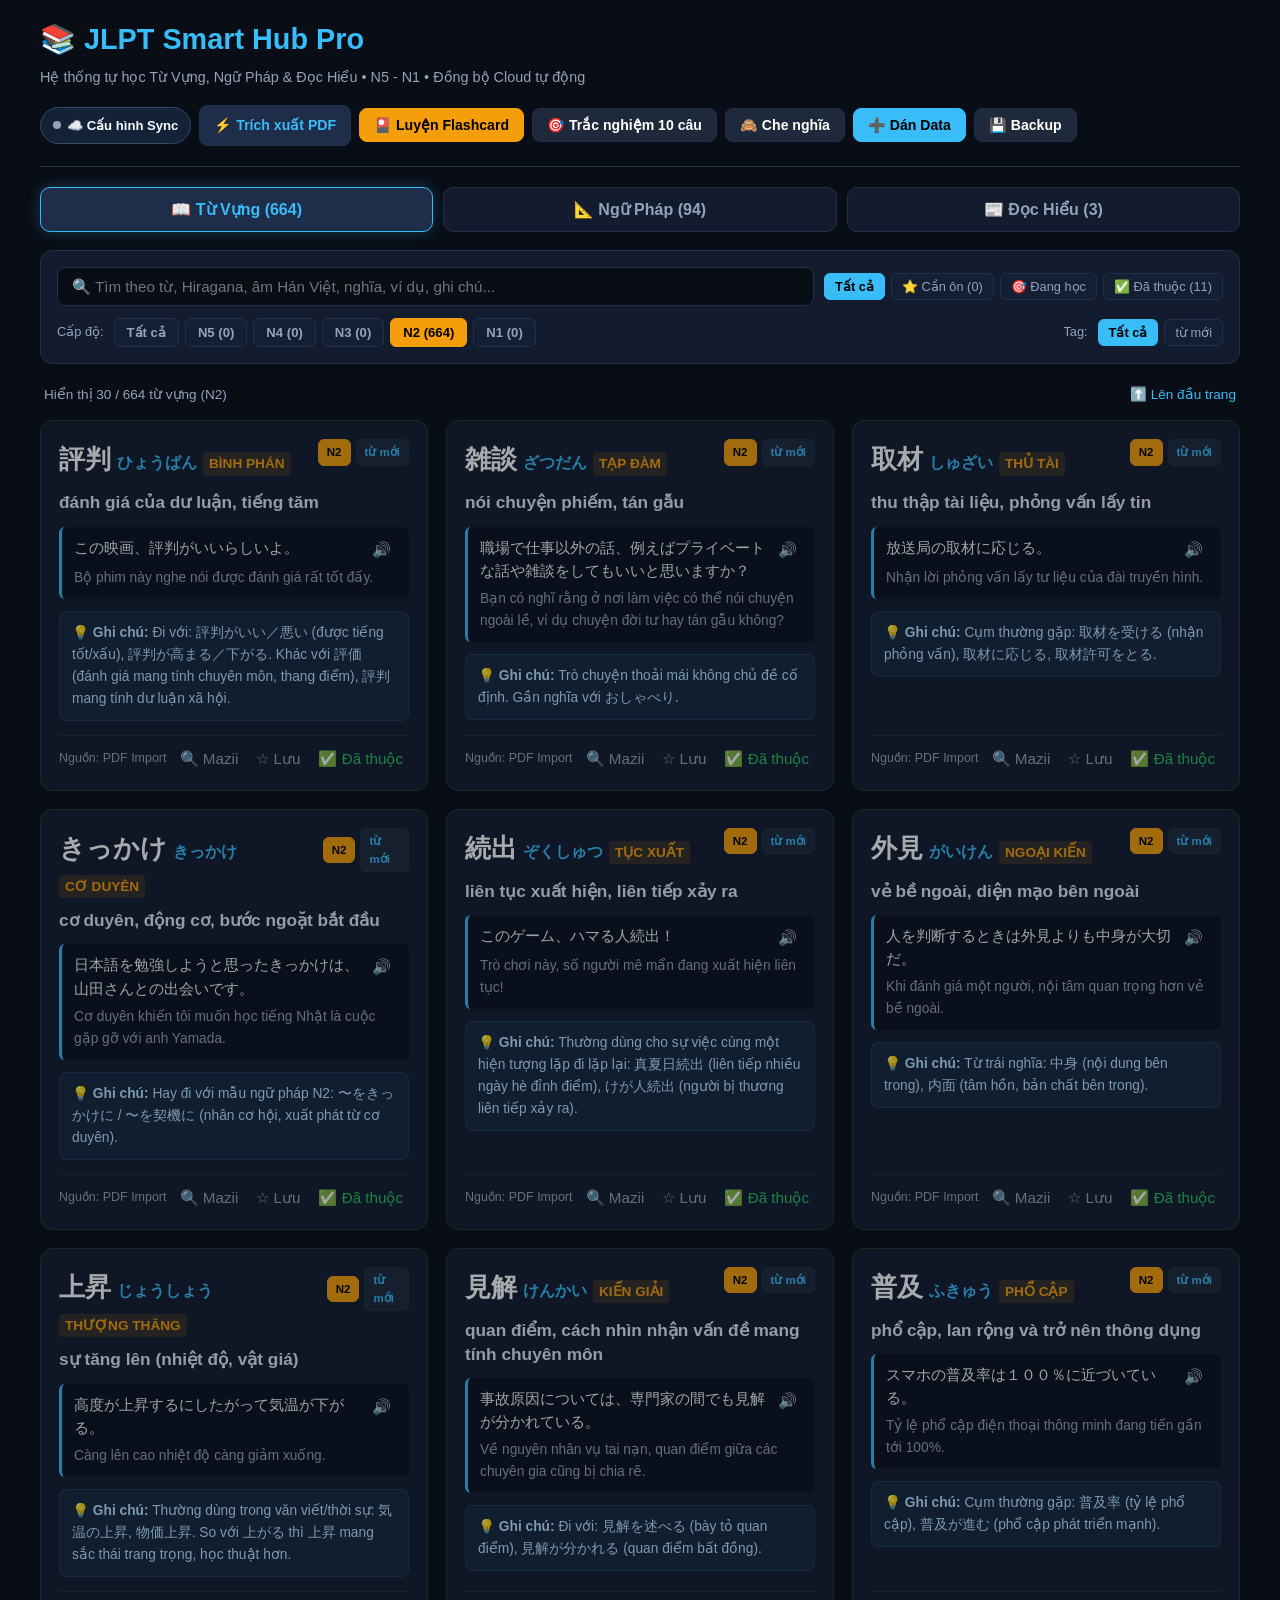
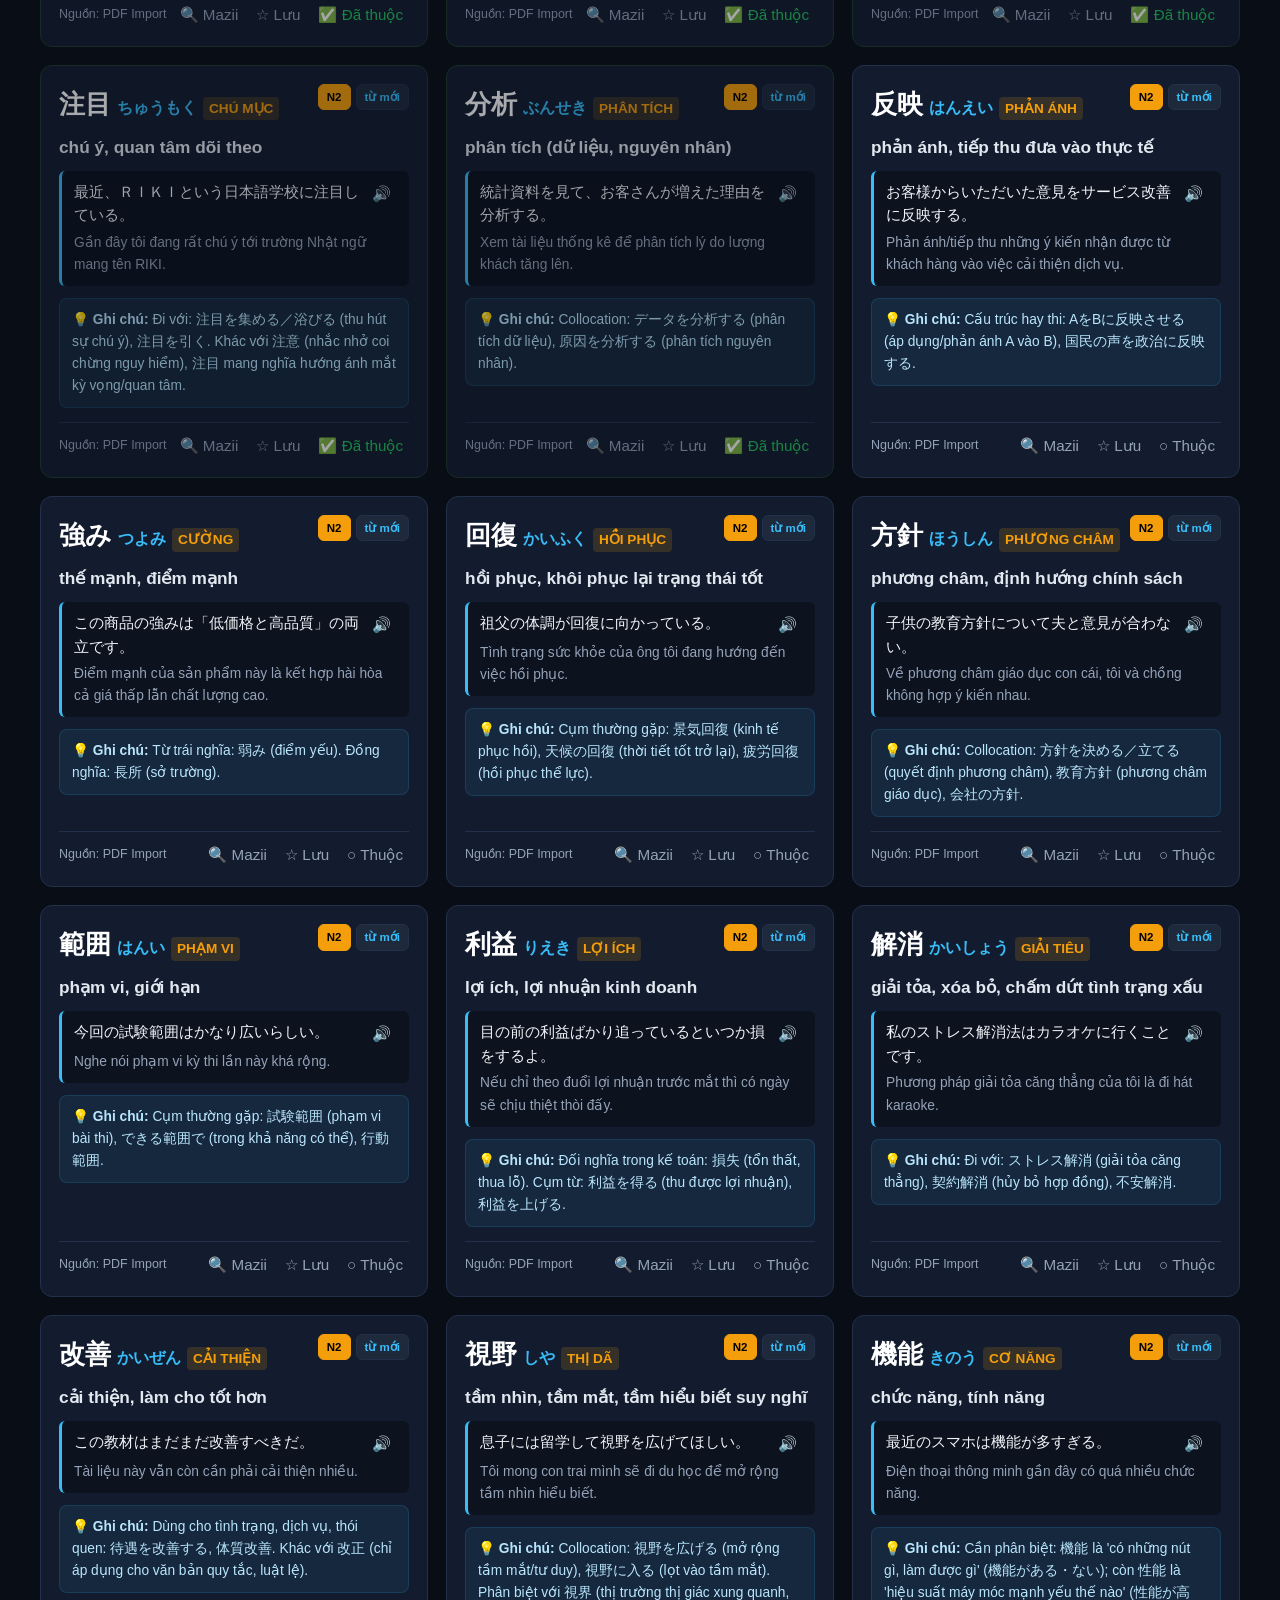
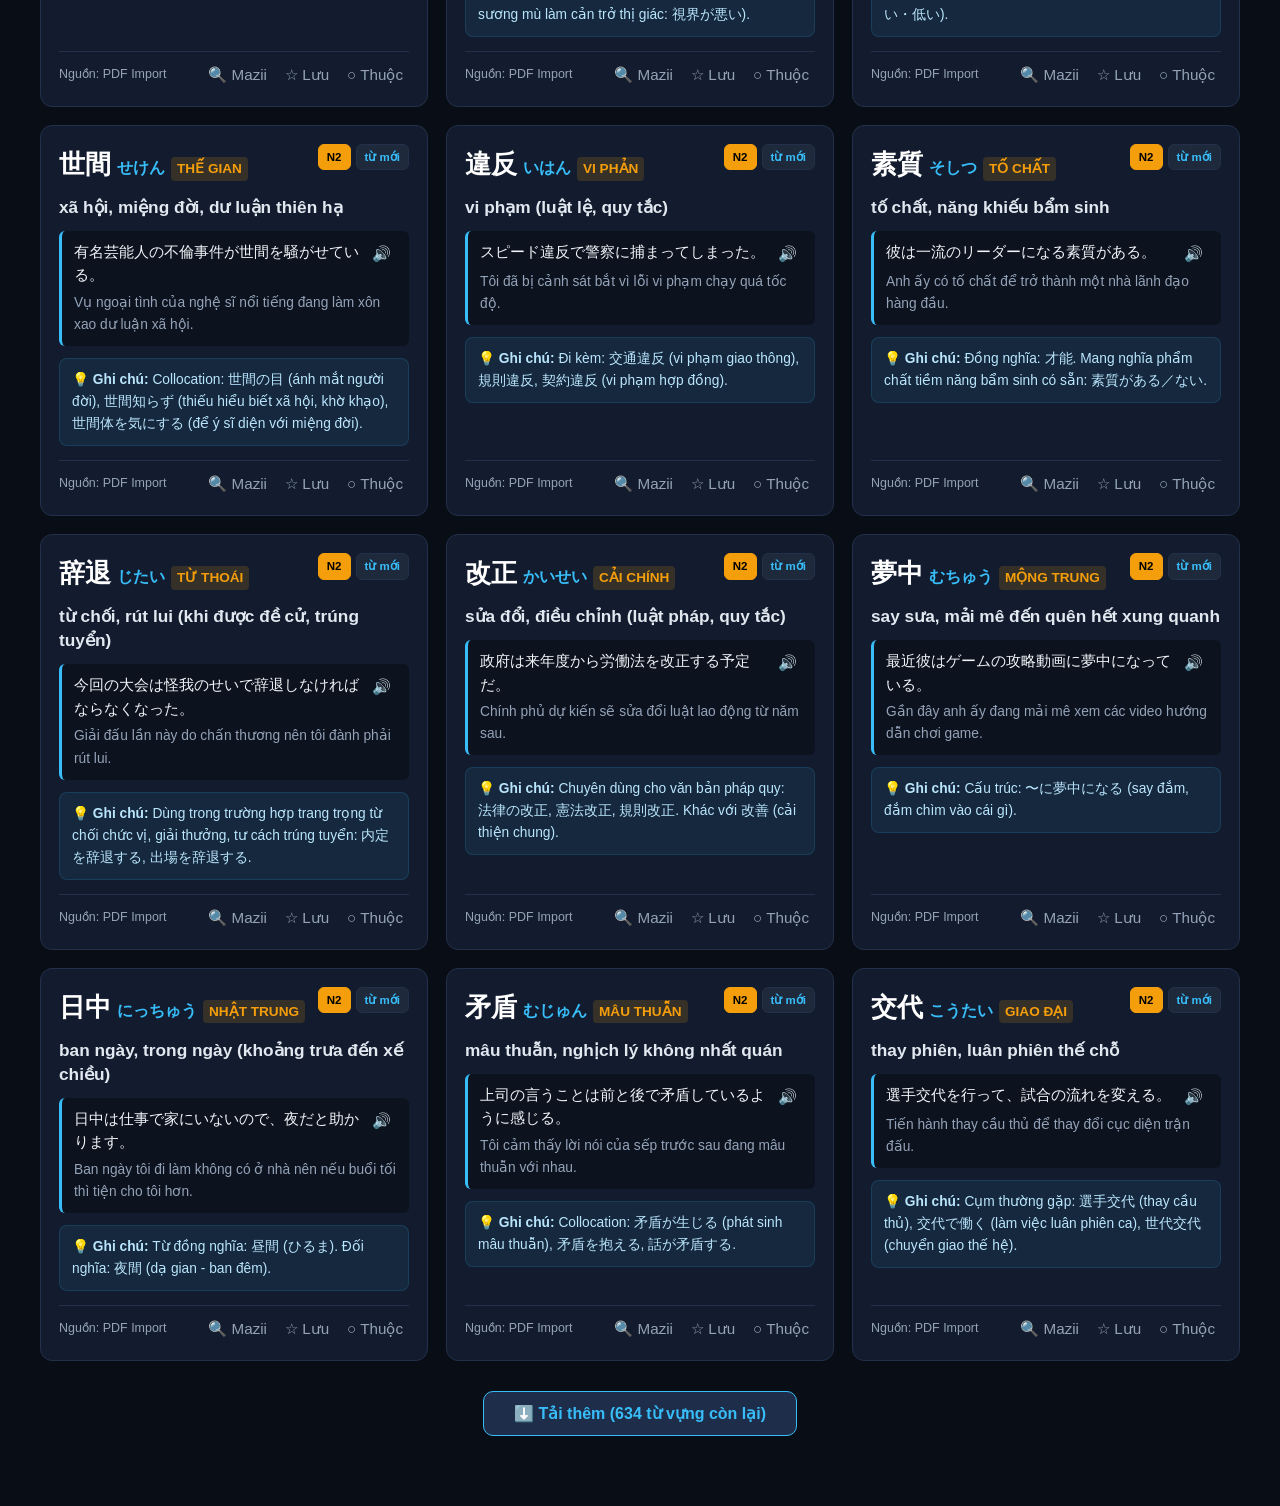
<file: index.html>
<!DOCTYPE html>
<html lang="vi">
<head>
    <meta charset="UTF-8">
    <meta name="viewport" content="width=device-width, initial-scale=1.0, maximum-scale=1.0, user-scalable=no, viewport-fit=cover">
    <title>JLPT Smart Hub Pro - Học Từ Vựng, Ngữ Pháp & Đọc Hiểu Siêu Tốc</title>

    <!-- PWA & Mobile Meta Tags -->
    <meta name="theme-color" content="#090d16">
    <meta name="apple-mobile-web-app-capable" content="yes">
    <meta name="apple-mobile-web-app-status-bar-style" content="black-translucent">
    <meta name="apple-mobile-web-app-title" content="JLPT Hub">
    <meta name="mobile-web-app-capable" content="yes">
    <meta name="description" content="Hệ thống tự học Từ Vựng, Ngữ Pháp & Đọc Hiểu JLPT N5 - N1 đồng bộ đám mây tự động qua GitHub">

    <!-- App Icons & Manifest -->
    <link rel="manifest" href="manifest.json">
    <link rel="apple-touch-icon" href="assets/icons/apple-touch-icon.png">
    <link rel="icon" type="image/svg+xml" href="assets/icons/favicon.svg">
    <link rel="icon" type="image/png" sizes="192x192" href="assets/icons/icon-192.png">

    <!-- Stylesheet -->
    <link rel="stylesheet" href="assets/css/style.css">
</head>
<body>

<div class="container">
    <header>
        <div class="header-title">
            <h1>📚 JLPT Smart Hub Pro</h1>
            <p>Hệ thống tự học Từ Vựng, Ngữ Pháp & Đọc Hiểu • N5 - N1 • Đồng bộ Cloud tự động</p>
        </div>
        <div class="header-actions">
            <!-- Nút trạng thái Đồng bộ GitHub Cloud -->
            <div class="sync-pill" id="syncStatusPill" onclick="openSyncModal()" title="Cấu hình & Đồng bộ dữ liệu qua GitHub">
                <span class="sync-dot"></span>
                <span id="syncStatusText">☁️ Cloud Sync</span>
            </div>

            <!-- Nút Cài đặt App PWA -->
            <button class="btn btn-install" id="installAppBtn" onclick="installAppPrompt()" style="display: none;" title="Cài đặt ứng dụng về máy">
                📲 Cài App
            </button>

            <!-- Nút Tiện ích trên Mobile -->
            <button class="btn mobile-only" onclick="openUtilsModal()" title="Mở danh mục tiện ích">
                ⚙️ Tiện ích
            </button>

            <!-- Thanh công cụ đầy đủ trên Desktop -->
            <div class="header-actions desktop-only">
                <a href="tools/pdf-converter.html" target="_blank" class="btn" style="background:#1e2d4a; color:var(--accent);" title="Mở công cụ trích xuất PDF tự động">⚡ Trích xuất PDF</a>
                <button class="btn btn-amber" onclick="openFlashcardModal()">🎴 Luyện Flashcard</button>
                <button class="btn" onclick="openQuizModal()">🎯 Trắc nghiệm 10 câu</button>
                <button class="btn" id="flashcardBtn" onclick="toggleBlur()">🙈 Che nghĩa</button>
                <button class="btn btn-primary" onclick="openModal()">➕ Dán Data</button>
                <button class="btn" onclick="exportDataBackup()" title="Xuất dữ liệu dự phòng">💾 Backup</button>
            </div>
        </div>
    </header>

    <!-- 3 Tab Chính -->
    <div class="main-tabs">
        <button class="tab-btn active" onclick="switchTab('vocab', this)">📖 Từ Vựng (<span id="count-vocab">0</span>)</button>
        <button class="tab-btn" onclick="switchTab('grammar', this)">📐 Ngữ Pháp (<span id="count-grammar">0</span>)</button>
        <button class="tab-btn" onclick="switchTab('reading', this)">📰 Đọc Hiểu (<span id="count-reading">0</span>)</button>
    </div>

    <!-- Thanh Công Cụ Lọc & Tìm Kiếm -->
    <div class="toolbar">
        <div class="toolbar-top">
            <input type="text" id="searchInput" class="search-box" placeholder="🔍 Tìm theo từ, Hiragana, âm Hán Việt, nghĩa, ví dụ, ghi chú..." oninput="handleSearchInput()">
            <div class="filter-group">
                <button class="filter-tag active" onclick="setStatusFilter('ALL', this)">Tất cả</button>
                <button class="filter-tag" onclick="setStatusFilter('STARRED', this)">⭐ Cần ôn (<span id="count-starred">0</span>)</button>
                <button class="filter-tag" onclick="setStatusFilter('LEARNING', this)">🎯 Đang học</button>
                <button class="filter-tag" onclick="setStatusFilter('MASTERED', this)">✅ Đã thuộc (<span id="count-mastered">0</span>)</button>
            </div>
        </div>
        <div class="toolbar-bottom">
            <div class="level-group">
                <span style="font-size:0.8rem; color:var(--text-muted); margin-right:4px;">Cấp độ:</span>
                <button class="level-btn" onclick="setLevel('ALL', this)">Tất cả</button>
                <button class="level-btn" onclick="setLevel('N5', this)">N5 (<span id="lvl-cnt-N5">0</span>)</button>
                <button class="level-btn" onclick="setLevel('N4', this)">N4 (<span id="lvl-cnt-N4">0</span>)</button>
                <button class="level-btn" onclick="setLevel('N3', this)">N3 (<span id="lvl-cnt-N3">0</span>)</button>
                <button class="level-btn active" onclick="setLevel('N2', this)">N2 (<span id="lvl-cnt-N2">0</span>)</button>
                <button class="level-btn" onclick="setLevel('N1', this)">N1 (<span id="lvl-cnt-N1">0</span>)</button>
            </div>
            <div class="filter-group" id="tagFilterContainer" style="display:flex;"></div>
        </div>
    </div>

    <!-- Dòng hiển thị trạng thái số lượng -->
    <div class="status-bar">
        <span id="displayCountInfo">Đang tải dữ liệu...</span>
        <span style="color: var(--accent); cursor: pointer;" onclick="scrollToTop()">⬆️ Lên đầu trang</span>
    </div>

    <!-- Khu vực hiển thị nội dung -->
    <div id="contentArea"></div>

    <!-- Nút xem thêm khi có nhiều dữ liệu -->
    <div class="load-more-container" id="loadMoreArea" style="display: none;">
        <button class="load-more-btn" onclick="loadMore()">⬇️ Tải thêm (<span id="remainingCount"></span> còn lại)</button>
    </div>
</div>

<!-- Modal Cấu Hình & Đồng Bộ Đám Mây GitHub -->
<div class="modal" id="syncModal">
    <div class="modal-content" style="max-width: 520px;">
        <div style="display: flex; justify-content: space-between; align-items: center; margin-bottom: 8px;">
            <h3 style="color: var(--accent);">☁️ Đồng Bộ Đám Mây Qua GitHub</h3>
            <button class="icon-btn" onclick="closeSyncModal()" style="font-size: 1.25rem;">✕</button>
        </div>
        <p style="font-size: 0.84rem; color: var(--text-muted); margin-bottom: 12px;">
            Tự động đồng bộ 2 chiều từ vựng mới, dấu sao ⭐ và từ đã thuộc ✅ giữa Máy tính và Điện thoại.
        </p>

        <div id="syncModalStatusText" class="note-box" style="margin-bottom: 14px; line-height: 1.6;"></div>

        <!-- Nút thao tác nhanh Pull / Push -->
        <div style="display: flex; gap: 10px; margin-bottom: 16px;">
            <button class="btn" style="flex: 1; justify-content: center;" onclick="GitHubSync.pull(false)">
                ⬇️ Tải từ Cloud về máy
            </button>
            <button class="btn btn-amber" style="flex: 1; justify-content: center;" onclick="GitHubSync.push(false)">
                ⬆️ Đẩy từ máy lên Cloud
            </button>
        </div>

        <div style="border-top: 1px solid var(--border); padding-top: 14px;">
            <div style="display: grid; grid-template-columns: 1fr 1fr; gap: 10px;">
                <div class="form-group">
                    <label class="form-label">GitHub Username</label>
                    <input type="text" id="ghOwnerInput" class="form-input" placeholder="VD: Huy-21522145">
                </div>
                <div class="form-group">
                    <label class="form-label">Tên Repository</label>
                    <input type="text" id="ghRepoInput" class="form-input" placeholder="VD: JLPT-Hub">
                </div>
            </div>
            <div class="form-group">
                <label class="form-label">Nhánh (Branch)</label>
                <input type="text" id="ghBranchInput" class="form-input" placeholder="main" value="main">
            </div>
            <div class="form-group">
                <label class="form-label">
                    Personal Access Token (Quyền <code>repo</code> hoặc <code>contents: write</code>)
                </label>
                <input type="password" id="ghTokenInput" class="form-input" placeholder="ghp_xxxxxxxxxxxxxxxxxxxx">
                <div style="font-size: 0.76rem; color: var(--text-muted); margin-top: 4px;">
                    🔒 Token chỉ lưu duy nhất trong bộ nhớ trình duyệt trên thiết bị của bạn để gọi thẳng tới GitHub API.
                    <a href="https://github.com/settings/tokens/new?scopes=repo&description=JLPT-Hub-Sync" target="_blank" style="color: var(--accent);">Lấy Token nhanh tại đây ↗</a>
                </div>
            </div>
        </div>

        <div style="display: flex; justify-content: flex-end; gap: 10px; margin-top: 14px;">
            <button class="btn" onclick="closeSyncModal()">Đóng</button>
            <button class="btn btn-success" onclick="saveSyncSettings()">💾 Lưu & Đồng bộ ngay</button>
        </div>
    </div>
</div>

<!-- Modal Nhập Nhanh JSON -->
<div class="modal" id="importModal">
    <div class="modal-content">
        <h3>➕ Dán dữ liệu JSON từ Agent</h3>
        <p style="font-size: 0.85rem; color: var(--text-muted); margin-top: 6px;">
            Dán khối JSON do JLPT Data Agent hoặc PDF Converter tạo ra vào đây. Dữ liệu sẽ nạp ngay lập tức và tự động đồng bộ lên GitHub.
        </p>
        <textarea id="jsonInput" placeholder='{ "vocab": [...], "grammar": [...], "reading": [...] }'></textarea>
        <div style="display: flex; justify-content: space-between; align-items: center; margin-top: 10px; flex-wrap: wrap; gap: 10px;">
            <span style="font-size: 0.8rem; color: var(--text-muted);">Mẹo: Tự động đồng bộ sang điện thoại qua <code>data/cloud_sync.json</code></span>
            <div style="display: flex; gap: 10px;">
                <button class="btn" onclick="closeModal()">Đóng</button>
                <button class="btn btn-success" onclick="importJSON()">Lưu & Đồng bộ ngay</button>
            </div>
        </div>
    </div>
</div>

<!-- Modal Luyện Flashcard -->
<div class="modal" id="flashcardModal">
    <div class="modal-content" style="max-width: 550px;">
        <div style="display: flex; justify-content: space-between; align-items: center;">
            <h3 style="color: var(--accent);">🎴 Luyện tập Flashcard</h3>
            <button class="icon-btn" onclick="closeFlashcardModal()" style="font-size: 1.2rem;">✕</button>
        </div>
        <p style="font-size: 0.82rem; color: var(--text-muted); margin: 4px 0 10px;">
            Chạm để lật thẻ • Vuốt trái/phải (hoặc phím mũi tên) để chuyển thẻ
        </p>

        <div class="fc-box" onclick="flipCurrentCard()">
            <div class="fc-inner" id="fcInner">
                <div class="fc-front">
                    <span class="badge level" id="fcLevel" style="margin-bottom: 15px;">N2</span>
                    <div class="fc-word" id="fcWord">--</div>
                    <div class="fc-hanviet" id="fcHanviet">--</div>
                    <div style="margin-top: 20px; font-size: 0.85rem; color: var(--text-muted);">👉 Chạm để xem cách đọc & nghĩa</div>
                </div>
                <div class="fc-back">
                    <div style="display: flex; align-items: center; gap: 8px; margin-bottom: 8px;">
                        <span class="fc-reading" id="fcReading">--</span>
                        <button class="icon-btn" onclick="speakCurrentCard(event)" title="Nghe phát âm">🔊</button>
                    </div>
                    <div class="fc-meaning" id="fcMeaning">--</div>
                    <div id="fcExample" style="font-size: 0.88rem; color: #bae6fd; background: rgba(0,0,0,0.3); padding: 8px 12px; border-radius: 8px; margin-top: 8px; max-width: 90%;">--</div>
                    <div id="fcNote" style="font-size: 0.78rem; color: #94a3b8; margin-top: 8px; max-width: 90%;">--</div>
                </div>
            </div>
        </div>

        <div class="fc-controls">
            <button class="btn" onclick="prevCard()">⬅️ Thẻ trước</button>
            <span id="fcProgress" style="font-size: 0.9rem; font-weight: 700; color: var(--accent);">0 / 0</span>
            <button class="btn" onclick="nextCard()">Thẻ sau ➡️</button>
        </div>
        <div style="display: flex; justify-content: center; gap: 10px; margin-top: 15px;">
            <button class="btn btn-amber" onclick="shuffleCards()">🔀 Xáo trộn thứ tự</button>
            <button class="btn" onclick="toggleStarCurrentCard()">⭐ Đánh dấu cần ôn</button>
        </div>
    </div>
</div>

<!-- Modal Trắc nghiệm (Duolingo Style Step-by-Step) -->
<div class="modal" id="quizModal">
    <div class="quiz-modal-content">
        <div class="quiz-header">
            <div class="quiz-stats">
                <span class="quiz-stat-pill" style="color:var(--accent);">
                    🎯 <span id="quizStepText">Câu 1/10</span>
                </span>
                <span class="quiz-stat-pill" style="color:var(--accent-amber);">
                    🔥 Chuỗi: <strong id="quizStreakText">0</strong>
                </span>
                <span class="quiz-stat-pill" style="color:var(--accent-green);">
                    ⭐ Điểm: <strong id="quizScoreText">0</strong>
                </span>
            </div>
            <button class="icon-btn" onclick="closeQuizModal()" style="font-size: 1.25rem;">✕</button>
        </div>

        <div class="quiz-progress-track">
            <div class="quiz-progress-fill" id="quizProgressBar"></div>
        </div>

        <div id="quizQuestionScreen">
            <div class="quiz-question-card">
                <div class="quiz-q-num">
                    <span class="badge level" id="quizCardLevel">N2</span>
                    <span id="quizCardSource" style="font-size:0.75rem; color:var(--text-muted);">JLPT</span>
                </div>
                <div class="quiz-target-word">
                    <span id="quizCardWord">--</span>
                    <button class="icon-btn" onclick="speakQuizWord()" title="Nghe phát âm" style="font-size: 1.3rem;">🔊</button>
                </div>
                <div id="quizCardHanviet" class="quiz-target-hanviet">--</div>
                <div class="quiz-q-prompt">👉 Hãy chọn nghĩa tiếng Việt chính xác nhất:</div>
            </div>

            <div class="quiz-options-grid" id="quizOptionsContainer"></div>

            <div class="quiz-feedback-box" id="quizFeedbackBox">
                <div class="quiz-feedback-status" id="quizFeedbackStatus"></div>
                <div class="quiz-feedback-details" id="quizFeedbackDetails"></div>
            </div>

            <div style="display: flex; justify-content: space-between; align-items: center; margin-top: 10px;">
                <button class="btn" onclick="starQuizWord()" id="quizStarBtn">⭐ Lưu từ này</button>
                <button class="btn btn-primary" id="quizNextBtn" onclick="nextQuizQuestion()" style="display: none; padding: 10px 24px; font-size: 1rem;">
                    Câu tiếp theo ➔
                </button>
            </div>
        </div>

        <div id="quizSummaryScreen" class="quiz-summary-card" style="display: none;">
            <div class="quiz-score-circle">
                <span id="quizFinalPercent" style="font-size: 1.7rem; color: var(--accent);">100%</span>
                <span id="quizFinalRatio" style="font-size: 0.8rem; color: var(--text-muted);">10/10 đúng</span>
            </div>
            <h3 id="quizTitleEvaluation" style="color: #fff; margin-bottom: 6px;">🎉 Xuất sắc!</h3>
            <p id="quizDescEvaluation" style="color: var(--text-muted); font-size: 0.9rem; margin-bottom: 16px;">
                Bạn đã nắm rất vững các từ vựng này. Hãy tiếp tục phát huy nhé!
            </p>

            <div style="text-align: left; font-size: 0.85rem; font-weight: 700; color: var(--text-muted); margin-bottom: 6px;">
                📋 Danh sách từ vừa làm:
            </div>
            <div class="quiz-review-list" id="quizReviewList"></div>

            <div style="display: flex; justify-content: center; gap: 10px; margin-top: 20px; flex-wrap: wrap;">
                <button class="btn btn-amber" onclick="restartQuizWithFailedWords()" id="quizRetryFailedBtn" style="display: none;">
                    💪 Luyện lại các câu sai
                </button>
                <button class="btn btn-primary" onclick="openQuizModal()">
                    🔄 Làm bài mới (10 câu)
                </button>
                <button class="btn" onclick="closeQuizModal()">
                    ✕ Đóng
                </button>
            </div>
        </div>
    </div>
</div>

<!-- Modal Tiện Ích Đầy Đủ -->
<div class="modal" id="utilsModal">
    <div class="modal-content" style="max-width: 480px;">
        <div style="display: flex; justify-content: space-between; align-items: center; margin-bottom: 8px;">
            <h3 style="color: var(--accent);">⚙️ Tiện ích & Hệ thống</h3>
            <button class="icon-btn" onclick="closeUtilsModal()" style="font-size: 1.25rem;">✕</button>
        </div>

        <div class="util-list">
            <div class="util-item" onclick="openSyncModal()">
                <div class="util-icon">☁️</div>
                <div>
                    <div>Đồng bộ Đám mây GitHub (Cloud Sync)</div>
                    <div class="util-desc">Cấu hình Token & đồng bộ tự động giữa Web và Điện thoại</div>
                </div>
            </div>

            <div class="util-item" onclick="installAppPrompt()">
                <div class="util-icon">📲</div>
                <div>
                    <div>Cài đặt App lên Điện thoại / Máy tính</div>
                    <div class="util-desc">Tạo icon ngoài màn hình, mở full-screen, chạy 100% offline</div>
                </div>
            </div>

            <div class="util-item" onclick="closeUtilsModal(); openModal();">
                <div class="util-icon">➕</div>
                <div>
                    <div>Dán dữ liệu JSON từ Agent</div>
                    <div class="util-desc">Nạp từ vựng, ngữ pháp mới và tự đẩy lên GitHub</div>
                </div>
            </div>

            <div class="util-item" onclick="exportDataBackup()">
                <div class="util-icon">💾</div>
                <div>
                    <div>Xuất file Sao Lưu (Backup JSON)</div>
                    <div class="util-desc">Tải về toàn bộ dữ liệu và tiến độ đánh dấu của bạn</div>
                </div>
            </div>

            <a class="util-item" href="tools/pdf-converter.html" target="_blank" onclick="closeUtilsModal()">
                <div class="util-icon">⚡</div>
                <div>
                    <div>Công cụ Trích xuất PDF tự động</div>
                    <div class="util-desc">Chuyển đổi sách giáo trình PDF thành dữ liệu JSON chuẩn</div>
                </div>
            </a>

            <div class="util-item" onclick="clearAppCache()">
                <div class="util-icon">🧹</div>
                <div>
                    <div>Làm mới App & Xóa bộ nhớ đệm (Cache)</div>
                    <div class="util-desc">Tải lại phiên bản mới nhất từ kho lưu trữ GitHub</div>
                </div>
            </div>
        </div>

        <div style="text-align: right; margin-top: 10px;">
            <button class="btn" onclick="closeUtilsModal()">Đóng</button>
        </div>
    </div>
</div>

<!-- Modal Hướng dẫn Cài App -->
<div class="modal" id="installGuideModal">
    <div class="modal-content" style="max-width: 480px;">
        <div style="display: flex; justify-content: space-between; align-items: center; margin-bottom: 8px;">
            <h3 style="color: var(--accent);">📲 Hướng Dẫn Cài Đặt App</h3>
            <button class="icon-btn" onclick="closeInstallGuide()" style="font-size: 1.25rem;">✕</button>
        </div>

        <div style="margin: 14px 0; font-size: 0.92rem; line-height: 1.6;">
            <h4 style="color: var(--accent-green); margin-bottom: 6px;">🤖 Dành cho Android (Chrome / Edge):</h4>
            <ol style="padding-left: 20px; color: #cbd5e1; margin-bottom: 16px;">
                <li>Nhấn nút <strong>"📲 Cài App"</strong> hoặc dấu <strong>3 chấm (⋮)</strong> ở góc trên bên phải trình duyệt.</li>
                <li>Chọn <strong>"Cài đặt ứng dụng" (Install App)</strong>.</li>
                <li>Hoặc đóng gói file <code>.apk</code> qua <strong>PWABuilder</strong> từ link GitHub Pages của bạn.</li>
            </ol>

            <h4 style="color: var(--accent-amber); margin-bottom: 6px;">🍏 Dành cho iPhone / iPad (Safari):</h4>
            <ol style="padding-left: 20px; color: #cbd5e1;">
                <li>Mở trang web bằng <strong>Safari</strong> ➔ Nhấn nút <strong>Chia sẻ (Share ⬆️)</strong>.</li>
                <li>Chọn <strong>"Thêm vào MH chính" (Add to Home Screen ➕)</strong> ➔ Nhấn <strong>Thêm</strong>.</li>
            </ol>
        </div>

        <div style="text-align: right;">
            <button class="btn btn-primary" onclick="closeInstallGuide()">Đã hiểu 👍</button>
        </div>
    </div>
</div>

<!-- Thanh Điều Hướng Dưới Đáy Cho Điện Thoại -->
<nav class="mobile-bottom-nav">
    <button class="nav-item active" onclick="handleNavHome(event)">
        <span class="nav-icon">📚</span>
        <span>Học</span>
    </button>
    <button class="nav-item" onclick="openFlashcardModal()">
        <span class="nav-icon">🎴</span>
        <span>Flashcard</span>
    </button>
    <button class="nav-item" onclick="openQuizModal()">
        <span class="nav-icon">🎯</span>
        <span>Trắc nghiệm</span>
    </button>
    <button class="nav-item" id="mobileBlurNavBtn" onclick="toggleBlur()">
        <span class="nav-icon" id="mobileBlurIcon">🙈</span>
        <span id="mobileBlurLabel">Che nghĩa</span>
    </button>
    <button class="nav-item" onclick="openUtilsModal()">
        <span class="nav-icon">⚙️</span>
        <span>Tiện ích</span>
    </button>
</nav>

<!-- 1. Tải Kho Dữ Liệu Cốt Lõi Theo Cấp Độ -->
<script src="data/n5.js"></script>
<script src="data/n4.js"></script>
<script src="data/n3.js"></script>
<script src="data/n2.js"></script>
<script src="data/n1.js"></script>

<!-- 2. Tải Engine Đồng Bộ GitHub & Logic Ứng Dụng -->
<script src="assets/js/github-sync.js"></script>
<script src="assets/js/app.js"></script>
</body>
</html>
</file>
<file: assets/css/style.css>
:root {
    --bg-dark: #090d16;
    --card-bg: #131c2e;
    --card-hover: #19263e;
    --text-main: #f8fafc;
    --text-muted: #94a3b8;
    --accent: #38bdf8;
    --accent-glow: rgba(56, 189, 248, 0.25);
    --accent-green: #22c55e;
    --accent-amber: #f59e0b;
    --accent-rose: #f43f5e;
    --border: #223049;
    --border-highlight: #33496d;
}

* {
    box-sizing: border-box;
    margin: 0;
    padding: 0;
    font-family: -apple-system, BlinkMacSystemFont, 'Segoe UI', Roboto, Helvetica, Arial, sans-serif;
}

body {
    background: var(--bg-dark);
    color: var(--text-main);
    line-height: 1.6;
    padding: 16px 20px 60px;
    min-height: 100vh;
}

.container {
    max-width: 1200px;
    margin: 0 auto;
}

/* Header */
header {
    display: flex;
    justify-content: space-between;
    align-items: center;
    flex-wrap: wrap;
    gap: 16px;
    padding-bottom: 20px;
    border-bottom: 1px solid var(--border);
    margin-bottom: 20px;
}

.header-title h1 {
    color: var(--accent);
    font-size: 1.8rem;
    font-weight: 800;
    display: flex;
    align-items: center;
    gap: 8px;
}

.header-title p {
    color: var(--text-muted);
    font-size: 0.9rem;
    margin-top: 4px;
}

.header-actions {
    display: flex;
    gap: 8px;
    flex-wrap: wrap;
    align-items: center;
}

/* Cloud Sync Pill Button */
.sync-pill {
    display: inline-flex;
    align-items: center;
    gap: 6px;
    padding: 7px 12px;
    border-radius: 20px;
    font-size: 0.82rem;
    font-weight: 700;
    background: #142238;
    border: 1px solid var(--border-highlight);
    color: var(--text-main);
    cursor: pointer;
    transition: all 0.2s ease;
    user-select: none;
}

.sync-pill:hover {
    border-color: var(--accent);
    background: #1c2f4d;
}

.sync-dot {
    width: 8px;
    height: 8px;
    border-radius: 50%;
    background: var(--text-muted);
    display: inline-block;
}

.sync-pill.synced .sync-dot {
    background: var(--accent-green);
    box-shadow: 0 0 8px var(--accent-green);
}

.sync-pill.syncing .sync-dot {
    background: var(--accent);
    box-shadow: 0 0 8px var(--accent);
    animation: syncPulse 1s infinite ease-in-out;
}

.sync-pill.pending .sync-dot {
    background: var(--accent-amber);
    box-shadow: 0 0 8px var(--accent-amber);
}

.sync-pill.error .sync-dot {
    background: var(--accent-rose);
    box-shadow: 0 0 8px var(--accent-rose);
}

@keyframes syncPulse {
    0%, 100% { transform: scale(1); opacity: 1; }
    50% { transform: scale(1.4); opacity: 0.5; }
}

/* Nút chung */
.btn {
    padding: 8px 14px;
    border-radius: 8px;
    border: 1px solid var(--border);
    background: #1e293b;
    color: #fff;
    cursor: pointer;
    font-size: 0.88rem;
    font-weight: 600;
    display: inline-flex;
    align-items: center;
    gap: 6px;
    transition: all 0.15s ease;
    user-select: none;
    text-decoration: none;
}

.btn:hover {
    background: #2d3f5b;
    border-color: var(--accent);
}

.btn-primary {
    background: var(--accent);
    color: #000;
    border-color: var(--accent);
}

.btn-primary:hover {
    background: #7dd3fc;
    border-color: #7dd3fc;
}

.btn-success {
    background: var(--accent-green);
    color: #000;
    border-color: var(--accent-green);
}

.btn-success:hover {
    background: #4ade80;
}

.btn-amber {
    background: var(--accent-amber);
    color: #000;
    border-color: var(--accent-amber);
}

.btn-amber:hover {
    background: #fbbf24;
}

/* Tabs chính */
.main-tabs {
    display: flex;
    gap: 10px;
    margin-bottom: 18px;
}

.tab-btn {
    flex: 1;
    padding: 12px 16px;
    font-size: 1rem;
    font-weight: 700;
    background: var(--card-bg);
    color: var(--text-muted);
    border: 1px solid var(--border);
    border-radius: 10px;
    cursor: pointer;
    transition: 0.2s;
    text-align: center;
}

.tab-btn:hover {
    color: #fff;
    border-color: var(--border-highlight);
}

.tab-btn.active {
    background: #1e2d4a;
    color: var(--accent);
    border-color: var(--accent);
    box-shadow: 0 0 15px var(--accent-glow);
}

/* Thanh công cụ lọc & tìm kiếm */
.toolbar {
    background: var(--card-bg);
    padding: 16px;
    border-radius: 12px;
    border: 1px solid var(--border);
    margin-bottom: 20px;
    display: flex;
    flex-direction: column;
    gap: 12px;
}

.toolbar-top {
    display: flex;
    gap: 10px;
    flex-wrap: wrap;
    align-items: center;
}

.search-box {
    flex: 1;
    min-width: 250px;
    padding: 10px 14px;
    border-radius: 8px;
    border: 1px solid var(--border);
    background: var(--bg-dark);
    color: #fff;
    font-size: 0.95rem;
}

.search-box:focus {
    outline: none;
    border-color: var(--accent);
}

.toolbar-bottom {
    display: flex;
    justify-content: space-between;
    align-items: center;
    flex-wrap: wrap;
    gap: 10px;
}

.level-group, .filter-group {
    display: flex;
    gap: 6px;
    flex-wrap: wrap;
    align-items: center;
}

.level-btn {
    padding: 6px 12px;
    border-radius: 6px;
    border: 1px solid var(--border);
    background: #141f33;
    color: var(--text-muted);
    cursor: pointer;
    font-size: 0.82rem;
    font-weight: 600;
}

.level-btn.active {
    background: var(--accent-amber);
    color: #000;
    font-weight: 800;
    border-color: var(--accent-amber);
}

.filter-tag {
    padding: 5px 10px;
    border-radius: 6px;
    border: 1px solid var(--border);
    background: #141f33;
    color: var(--text-muted);
    cursor: pointer;
    font-size: 0.8rem;
}

.filter-tag.active {
    background: var(--accent);
    color: #000;
    font-weight: 700;
    border-color: var(--accent);
}

/* Thống kê & Trạng thái */
.status-bar {
    display: flex;
    justify-content: space-between;
    align-items: center;
    font-size: 0.85rem;
    color: var(--text-muted);
    margin-bottom: 15px;
    padding: 0 4px;
}

/* Grid hiển thị card */
.grid {
    display: grid;
    grid-template-columns: repeat(auto-fill, minmax(350px, 1fr));
    gap: 18px;
}

.card {
    background: var(--card-bg);
    border: 1px solid var(--border);
    border-radius: 12px;
    padding: 18px;
    display: flex;
    flex-direction: column;
    justify-content: space-between;
    transition: transform 0.15s ease, border-color 0.15s ease;
    position: relative;
}

.card:hover {
    transform: translateY(-2px);
    border-color: var(--border-highlight);
    background: var(--card-hover);
}

.card.mastered {
    opacity: 0.65;
    border-color: #1e3a2f;
}

.card-header {
    display: flex;
    justify-content: space-between;
    align-items: flex-start;
    margin-bottom: 10px;
    gap: 8px;
}

.card-title-group {
    display: flex;
    align-items: baseline;
    flex-wrap: wrap;
    gap: 6px;
}

.title-jp {
    font-size: 1.6rem;
    font-weight: 800;
    color: #fff;
    cursor: pointer;
}

.title-jp:hover {
    color: var(--accent);
}

.reading {
    color: var(--accent);
    font-size: 1rem;
    font-weight: 600;
}

.hanviet {
    color: var(--accent-amber);
    font-size: 0.85rem;
    font-weight: 700;
    background: rgba(245, 158, 11, 0.15);
    padding: 1px 6px;
    border-radius: 4px;
}

.card-badges {
    display: flex;
    gap: 5px;
    align-items: center;
}

.badge {
    font-size: 0.72rem;
    padding: 3px 8px;
    border-radius: 6px;
    background: #1e293b;
    color: var(--accent);
    font-weight: 700;
    border: 1px solid var(--border);
}

.badge.level {
    background: var(--accent-amber);
    color: #000;
    border-color: var(--accent-amber);
}

.meaning {
    font-size: 1.08rem;
    font-weight: 600;
    margin: 8px 0 12px;
    color: #e2e8f0;
    line-height: 1.4;
}

.box-sub {
    background: rgba(9, 13, 22, 0.65);
    padding: 10px 12px;
    border-left: 3px solid var(--accent);
    border-radius: 6px;
    margin-bottom: 12px;
    font-size: 0.92rem;
}

.box-sub .ex-jp {
    color: #f1f5f9;
    display: flex;
    justify-content: space-between;
    align-items: flex-start;
}

.box-sub .ex-vi {
    color: var(--text-muted);
    font-size: 0.86rem;
    margin-top: 4px;
}

.note-box {
    background: rgba(56, 189, 248, 0.08);
    padding: 10px 12px;
    border-radius: 8px;
    font-size: 0.86rem;
    color: #bae6fd;
    border: 1px solid rgba(56, 189, 248, 0.15);
}

.card-footer {
    display: flex;
    justify-content: space-between;
    align-items: center;
    margin-top: 14px;
    padding-top: 10px;
    border-top: 1px solid var(--border);
    font-size: 0.78rem;
    color: var(--text-muted);
}

.card-actions {
    display: flex;
    gap: 6px;
}

.icon-btn {
    background: transparent;
    border: none;
    color: var(--text-muted);
    cursor: pointer;
    padding: 4px 6px;
    border-radius: 4px;
    font-size: 0.95rem;
    transition: 0.15s;
}

.icon-btn:hover {
    color: #fff;
    background: rgba(255, 255, 255, 0.08);
}

.icon-btn.active-star {
    color: var(--accent-amber);
}

.icon-btn.active-check {
    color: var(--accent-green);
}

/* Nút load more */
.load-more-container {
    text-align: center;
    margin: 30px 0 10px;
}

.load-more-btn {
    padding: 12px 30px;
    font-size: 1rem;
    font-weight: 700;
    border-radius: 10px;
    background: #1e2d4a;
    color: var(--accent);
    border: 1px solid var(--accent);
    cursor: pointer;
    transition: 0.2s;
}

.load-more-btn:hover {
    background: var(--accent);
    color: #000;
    box-shadow: 0 0 15px var(--accent-glow);
}

/* Giao diện Đọc hiểu (Dokkai) */
.reading-card {
    background: var(--card-bg);
    border: 1px solid var(--border);
    border-radius: 12px;
    padding: 25px;
    margin-bottom: 25px;
}

.passage-box {
    background: var(--bg-dark);
    padding: 20px;
    border-radius: 10px;
    font-size: 1.1rem;
    line-height: 2.1;
    white-space: pre-line;
    margin: 15px 0;
    border: 1px solid var(--border);
}

.question-block {
    margin-top: 20px;
    padding-top: 15px;
    border-top: 1px dashed var(--border);
}

.option-label {
    display: block;
    padding: 11px 15px;
    margin: 8px 0;
    background: var(--bg-dark);
    border: 1px solid var(--border);
    border-radius: 8px;
    cursor: pointer;
    transition: 0.15s;
}

.option-label:hover {
    border-color: var(--accent);
}

.option-label.correct {
    background: rgba(34, 197, 94, 0.2);
    border-color: var(--accent-green);
    font-weight: 600;
}

.option-label.wrong {
    background: rgba(239, 68, 68, 0.2);
    border-color: #ef4444;
}

.solution-box {
    display: none;
    margin-top: 20px;
    padding: 18px;
    background: rgba(34, 197, 94, 0.08);
    border: 1px solid var(--accent-green);
    border-radius: 10px;
}

/* Chế độ che nghĩa */
.hide-meaning .meaning,
.hide-meaning .ex-vi,
.hide-meaning .note-box {
    filter: blur(7px);
    cursor: pointer;
    user-select: none;
}

.hide-meaning .card:hover .meaning,
.hide-meaning .card:hover .ex-vi,
.hide-meaning .card:hover .note-box {
    filter: blur(0);
}

/* Modal chung */
.modal {
    display: none;
    position: fixed;
    inset: 0;
    background: rgba(0, 0, 0, 0.8);
    align-items: center;
    justify-content: center;
    padding: 20px;
    z-index: 1000;
    backdrop-filter: blur(4px);
}

.modal-content {
    background: var(--card-bg);
    padding: 25px;
    border-radius: 14px;
    width: 100%;
    max-width: 650px;
    border: 1px solid var(--border);
    max-height: 90vh;
    overflow-y: auto;
}

textarea {
    width: 100%;
    height: 200px;
    background: var(--bg-dark);
    color: #fff;
    border: 1px solid var(--border);
    border-radius: 8px;
    padding: 12px;
    margin: 12px 0;
    font-family: monospace;
    font-size: 0.9rem;
}

/* Form Input cho GitHub Sync Modal */
.form-group {
    margin-bottom: 12px;
}

.form-label {
    display: block;
    font-size: 0.82rem;
    font-weight: 700;
    color: var(--text-muted);
    margin-bottom: 5px;
}

.form-input {
    width: 100%;
    padding: 10px 12px;
    border-radius: 8px;
    border: 1px solid var(--border);
    background: var(--bg-dark);
    color: #fff;
    font-size: 0.92rem;
}

.form-input:focus {
    outline: none;
    border-color: var(--accent);
}

/* Flashcard Modal */
.fc-box {
    perspective: 1000px;
    width: 100%;
    height: 320px;
    margin: 20px 0;
    cursor: pointer;
}

.fc-inner {
    position: relative;
    width: 100%;
    height: 100%;
    text-align: center;
    transition: transform 0.4s;
    transform-style: preserve-3d;
    border-radius: 14px;
    border: 1px solid var(--border-highlight);
}

.fc-inner.flipped {
    transform: rotateY(180deg);
}

.fc-front, .fc-back {
    position: absolute;
    width: 100%;
    height: 100%;
    backface-visibility: hidden;
    border-radius: 14px;
    padding: 30px 20px;
    display: flex;
    flex-direction: column;
    justify-content: center;
    align-items: center;
    background: #131f36;
}

.fc-back {
    transform: rotateY(180deg);
    background: #16243f;
}

.fc-word {
    font-size: 3rem;
    font-weight: 800;
    color: #fff;
    margin-bottom: 8px;
}

.fc-hanviet {
    font-size: 1.3rem;
    color: var(--accent-amber);
    font-weight: 700;
}

.fc-reading {
    font-size: 1.5rem;
    color: var(--accent);
    margin-bottom: 6px;
}

.fc-meaning {
    font-size: 1.3rem;
    font-weight: 600;
    color: #fff;
    margin-bottom: 12px;
}

.fc-controls {
    display: flex;
    justify-content: space-between;
    align-items: center;
    margin-top: 15px;
}

/* Quiz Modal - Duolingo Style */
.quiz-modal-content {
    max-width: 660px;
    width: 100%;
    padding: 22px 26px;
    background: #111a2d;
    border: 1px solid var(--border-highlight);
    border-radius: 18px;
    box-shadow: 0 20px 50px rgba(0, 0, 0, 0.7);
    display: flex;
    flex-direction: column;
    position: relative;
}

.quiz-header {
    display: flex;
    justify-content: space-between;
    align-items: center;
    padding-bottom: 12px;
    margin-bottom: 10px;
}

.quiz-stats {
    display: flex;
    align-items: center;
    gap: 10px;
    flex-wrap: wrap;
}

.quiz-stat-pill {
    display: inline-flex;
    align-items: center;
    gap: 5px;
    padding: 4px 10px;
    border-radius: 20px;
    font-size: 0.85rem;
    font-weight: 700;
    background: #1a2744;
    border: 1px solid var(--border);
}

.quiz-progress-track {
    width: 100%;
    height: 8px;
    background: #1a2744;
    border-radius: 4px;
    overflow: hidden;
    margin-bottom: 18px;
}

.quiz-progress-fill {
    height: 100%;
    width: 0%;
    background: linear-gradient(90deg, var(--accent), var(--accent-green));
    transition: width 0.3s cubic-bezier(0.4, 0, 0.2, 1);
    border-radius: 4px;
}

.quiz-question-card {
    background: #090f1d;
    border: 1px solid var(--border);
    border-radius: 14px;
    padding: 22px 18px;
    text-align: center;
    margin-bottom: 18px;
    position: relative;
}

.quiz-q-num {
    font-size: 0.82rem;
    font-weight: 700;
    color: var(--text-muted);
    margin-bottom: 8px;
    display: flex;
    justify-content: center;
    align-items: center;
    gap: 8px;
}

.quiz-target-word {
    font-size: 2.7rem;
    font-weight: 800;
    color: #fff;
    display: flex;
    justify-content: center;
    align-items: center;
    gap: 12px;
    margin-bottom: 6px;
    letter-spacing: 1px;
}

.quiz-target-word:hover {
    color: var(--accent);
}

.quiz-target-hanviet {
    color: var(--accent-amber);
    font-size: 1.05rem;
    font-weight: 700;
    background: rgba(245, 158, 11, 0.12);
    padding: 3px 12px;
    border-radius: 6px;
    display: inline-block;
    margin-bottom: 10px;
}

.quiz-q-prompt {
    color: var(--text-muted);
    font-size: 0.92rem;
}

.quiz-options-grid {
    display: grid;
    grid-template-columns: 1fr;
    gap: 10px;
    margin-bottom: 16px;
}

.quiz-opt-btn {
    display: flex;
    align-items: center;
    gap: 12px;
    padding: 13px 16px;
    background: #090f1d;
    border: 2px solid var(--border);
    border-radius: 12px;
    cursor: pointer;
    text-align: left;
    font-size: 1rem;
    font-weight: 600;
    color: #f1f5f9;
    transition: all 0.15s ease;
    width: 100%;
    user-select: none;
}

.quiz-opt-btn:hover:not(:disabled) {
    border-color: var(--accent);
    background: #16243e;
    transform: translateX(4px);
}

.quiz-opt-btn:disabled {
    cursor: default;
}

.quiz-opt-key {
    width: 28px;
    height: 28px;
    border-radius: 8px;
    background: #1e293b;
    color: var(--text-muted);
    font-size: 0.82rem;
    font-weight: 800;
    display: flex;
    align-items: center;
    justify-content: center;
    border: 1px solid var(--border);
    flex-shrink: 0;
}

.quiz-opt-btn.correct {
    background: rgba(34, 197, 94, 0.2) !important;
    border-color: var(--accent-green) !important;
    color: #4ade80 !important;
}

.quiz-opt-btn.correct .quiz-opt-key {
    background: var(--accent-green);
    color: #000;
    border-color: var(--accent-green);
}

.quiz-opt-btn.wrong {
    background: rgba(239, 68, 68, 0.2) !important;
    border-color: #ef4444 !important;
    color: #f87171 !important;
    animation: quizShake 0.35s ease;
}

.quiz-opt-btn.wrong .quiz-opt-key {
    background: #ef4444;
    color: #fff;
    border-color: #ef4444;
}

@keyframes quizShake {
    0%, 100% { transform: translateX(0); }
    20% { transform: translateX(-6px); }
    40% { transform: translateX(6px); }
    60% { transform: translateX(-4px); }
    80% { transform: translateX(4px); }
}

.quiz-feedback-box {
    display: none;
    padding: 14px 16px;
    border-radius: 12px;
    background: #090f1d;
    border: 1px solid var(--border);
    margin-bottom: 14px;
    animation: quizFadeIn 0.25s ease;
}

@keyframes quizFadeIn {
    from { opacity: 0; transform: translateY(6px); }
    to { opacity: 1; transform: translateY(0); }
}

.quiz-feedback-status {
    font-size: 1.05rem;
    font-weight: 800;
    display: flex;
    align-items: center;
    justify-content: space-between;
    margin-bottom: 6px;
}

.quiz-feedback-details {
    font-size: 0.88rem;
    line-height: 1.5;
    color: #bae6fd;
    border-top: 1px dashed var(--border);
    padding-top: 8px;
    margin-top: 6px;
}

.quiz-summary-card {
    text-align: center;
    padding: 20px 10px;
}

.quiz-score-circle {
    width: 110px;
    height: 110px;
    border-radius: 50%;
    background: #090f1d;
    border: 4px solid var(--accent);
    display: flex;
    flex-direction: column;
    align-items: center;
    justify-content: center;
    margin: 0 auto 16px;
    font-weight: 800;
    box-shadow: 0 0 20px var(--accent-glow);
}

.quiz-review-list {
    max-height: 240px;
    overflow-y: auto;
    text-align: left;
    margin: 16px 0;
    border: 1px solid var(--border);
    border-radius: 10px;
    padding: 8px;
    background: #090f1d;
}

.quiz-review-item {
    display: flex;
    justify-content: space-between;
    align-items: center;
    padding: 8px 12px;
    border-radius: 6px;
    margin-bottom: 6px;
    font-size: 0.88rem;
    background: #131c2e;
}

.quiz-review-item.is-correct {
    border-left: 4px solid var(--accent-green);
}

.quiz-review-item.is-wrong {
    border-left: 4px solid #ef4444;
}

/* ==========================================
   RESPONSIVE & MOBILE APP STYLES
   ========================================== */
.mobile-only { display: none !important; }
.desktop-only { display: flex !important; }

/* Nút Cài đặt App nổi bật */
.btn-install {
    background: linear-gradient(135deg, #38bdf8, #0ea5e9);
    color: #000;
    font-weight: 800;
    border: none;
    box-shadow: 0 0 12px rgba(56, 189, 248, 0.35);
    animation: pulseInstall 2s infinite ease-in-out;
}

@keyframes pulseInstall {
    0%, 100% { box-shadow: 0 0 10px rgba(56, 189, 248, 0.3); }
    50% { box-shadow: 0 0 20px rgba(56, 189, 248, 0.6); }
}

/* Mobile Bottom Navigation Bar */
.mobile-bottom-nav {
    display: none;
    position: fixed;
    bottom: 0;
    left: 0;
    right: 0;
    background: rgba(11, 17, 32, 0.96);
    backdrop-filter: blur(16px);
    -webkit-backdrop-filter: blur(16px);
    border-top: 1px solid var(--border-highlight);
    z-index: 999;
    padding: 6px 8px max(8px, env(safe-area-inset-bottom));
    justify-content: space-around;
    align-items: center;
    box-shadow: 0 -4px 20px rgba(0, 0, 0, 0.5);
}

.nav-item {
    flex: 1;
    display: flex;
    flex-direction: column;
    align-items: center;
    justify-content: center;
    background: none;
    border: none;
    color: var(--text-muted);
    font-size: 0.72rem;
    font-weight: 700;
    cursor: pointer;
    gap: 3px;
    padding: 6px 0;
    border-radius: 8px;
    transition: all 0.15s ease;
    user-select: none;
    -webkit-tap-highlight-color: transparent;
}

.nav-item:active {
    transform: scale(0.92);
    color: var(--accent);
}

.nav-item.active {
    color: var(--accent);
}

.nav-item .nav-icon {
    font-size: 1.25rem;
    line-height: 1;
}

/* Utilities Menu Items */
.util-list {
    display: flex;
    flex-direction: column;
    gap: 10px;
    margin: 16px 0;
}

.util-item {
    display: flex;
    align-items: center;
    gap: 14px;
    padding: 13px 15px;
    background: var(--bg-dark);
    border: 1px solid var(--border);
    border-radius: 12px;
    color: #fff;
    text-decoration: none;
    cursor: pointer;
    transition: all 0.15s ease;
    font-size: 0.95rem;
    font-weight: 600;
}

.util-item:hover, .util-item:active {
    border-color: var(--accent);
    background: #172238;
}

.util-icon {
    font-size: 1.5rem;
    width: 32px;
    text-align: center;
    flex-shrink: 0;
}

.util-desc {
    font-size: 0.8rem;
    color: var(--text-muted);
    font-weight: normal;
    margin-top: 2px;
}

/* Mobile Layout Adjustments (max-width: 768px) */
@media (max-width: 768px) {
    .desktop-only { display: none !important; }
    .mobile-only { display: inline-flex !important; }
    .mobile-bottom-nav { display: flex !important; }

    body {
        padding: max(10px, env(safe-area-inset-top)) 12px calc(80px + env(safe-area-inset-bottom)) 12px;
    }

    header {
        padding-bottom: 12px;
        margin-bottom: 14px;
        gap: 10px;
    }

    .header-title h1 {
        font-size: 1.32rem;
    }

    .header-title p {
        font-size: 0.78rem;
        line-height: 1.3;
    }

    .main-tabs {
        gap: 6px;
        margin-bottom: 12px;
    }

    .tab-btn {
        padding: 10px 6px;
        font-size: 0.86rem;
        border-radius: 8px;
    }

    .toolbar {
        padding: 12px;
        border-radius: 12px;
        gap: 10px;
        margin-bottom: 14px;
    }

    .toolbar-top {
        flex-direction: column;
        align-items: stretch;
        gap: 8px;
    }

    .search-box {
        min-width: unset;
        width: 100%;
        font-size: 16px;
        padding: 10px 12px;
    }

    .toolbar-bottom {
        flex-direction: column;
        align-items: stretch;
        gap: 8px;
    }

    .level-group, .filter-group {
        overflow-x: auto;
        flex-wrap: nowrap;
        -webkit-overflow-scrolling: touch;
        scrollbar-width: none;
        width: 100%;
        padding-bottom: 3px;
    }

    .level-group::-webkit-scrollbar, .filter-group::-webkit-scrollbar {
        display: none;
    }

    .level-btn, .filter-tag {
        flex-shrink: 0;
        padding: 7px 12px;
        font-size: 0.82rem;
    }

    .status-bar {
        font-size: 0.8rem;
        margin-bottom: 12px;
    }

    .grid {
        grid-template-columns: 1fr;
        gap: 12px;
    }

    .card {
        padding: 14px;
        border-radius: 12px;
    }

    .title-jp {
        font-size: 1.5rem;
    }

    .reading {
        font-size: 0.95rem;
    }

    .meaning {
        font-size: 1rem;
        margin: 6px 0 10px;
    }

    .box-sub {
        padding: 8px 10px;
        font-size: 0.88rem;
    }

    .card-actions {
        gap: 4px;
    }

    .card-actions .icon-btn {
        padding: 6px 9px;
        font-size: 0.86rem;
        background: rgba(255, 255, 255, 0.05);
        border-radius: 6px;
    }

    .fc-box {
        height: clamp(270px, 46vh, 340px);
        margin: 14px 0;
    }

    .fc-front, .fc-back {
        padding: 20px 14px;
    }

    .fc-word {
        font-size: clamp(2.3rem, 9vw, 3rem);
    }

    .fc-hanviet {
        font-size: 1.15rem;
    }

    .fc-meaning {
        font-size: 1.15rem;
    }

    .fc-controls .btn {
        padding: 10px 16px;
        font-size: 0.9rem;
    }

    .quiz-modal-content {
        padding: 16px 14px;
        border-radius: 16px;
        max-height: 94vh;
    }

    .quiz-target-word {
        font-size: clamp(2.1rem, 8vw, 2.7rem);
    }

    .quiz-opt-btn {
        padding: 12px 14px;
        font-size: 0.92rem;
        min-height: 48px;
    }

    .quiz-opt-btn:hover:not(:disabled) {
        transform: none;
    }

    .quiz-opt-btn:active {
        background: #1e2e4f;
    }

    .modal {
        padding: 10px;
    }

    .modal-content {
        padding: 18px 14px;
        border-radius: 14px;
        max-height: 92vh;
    }
}
</file>
